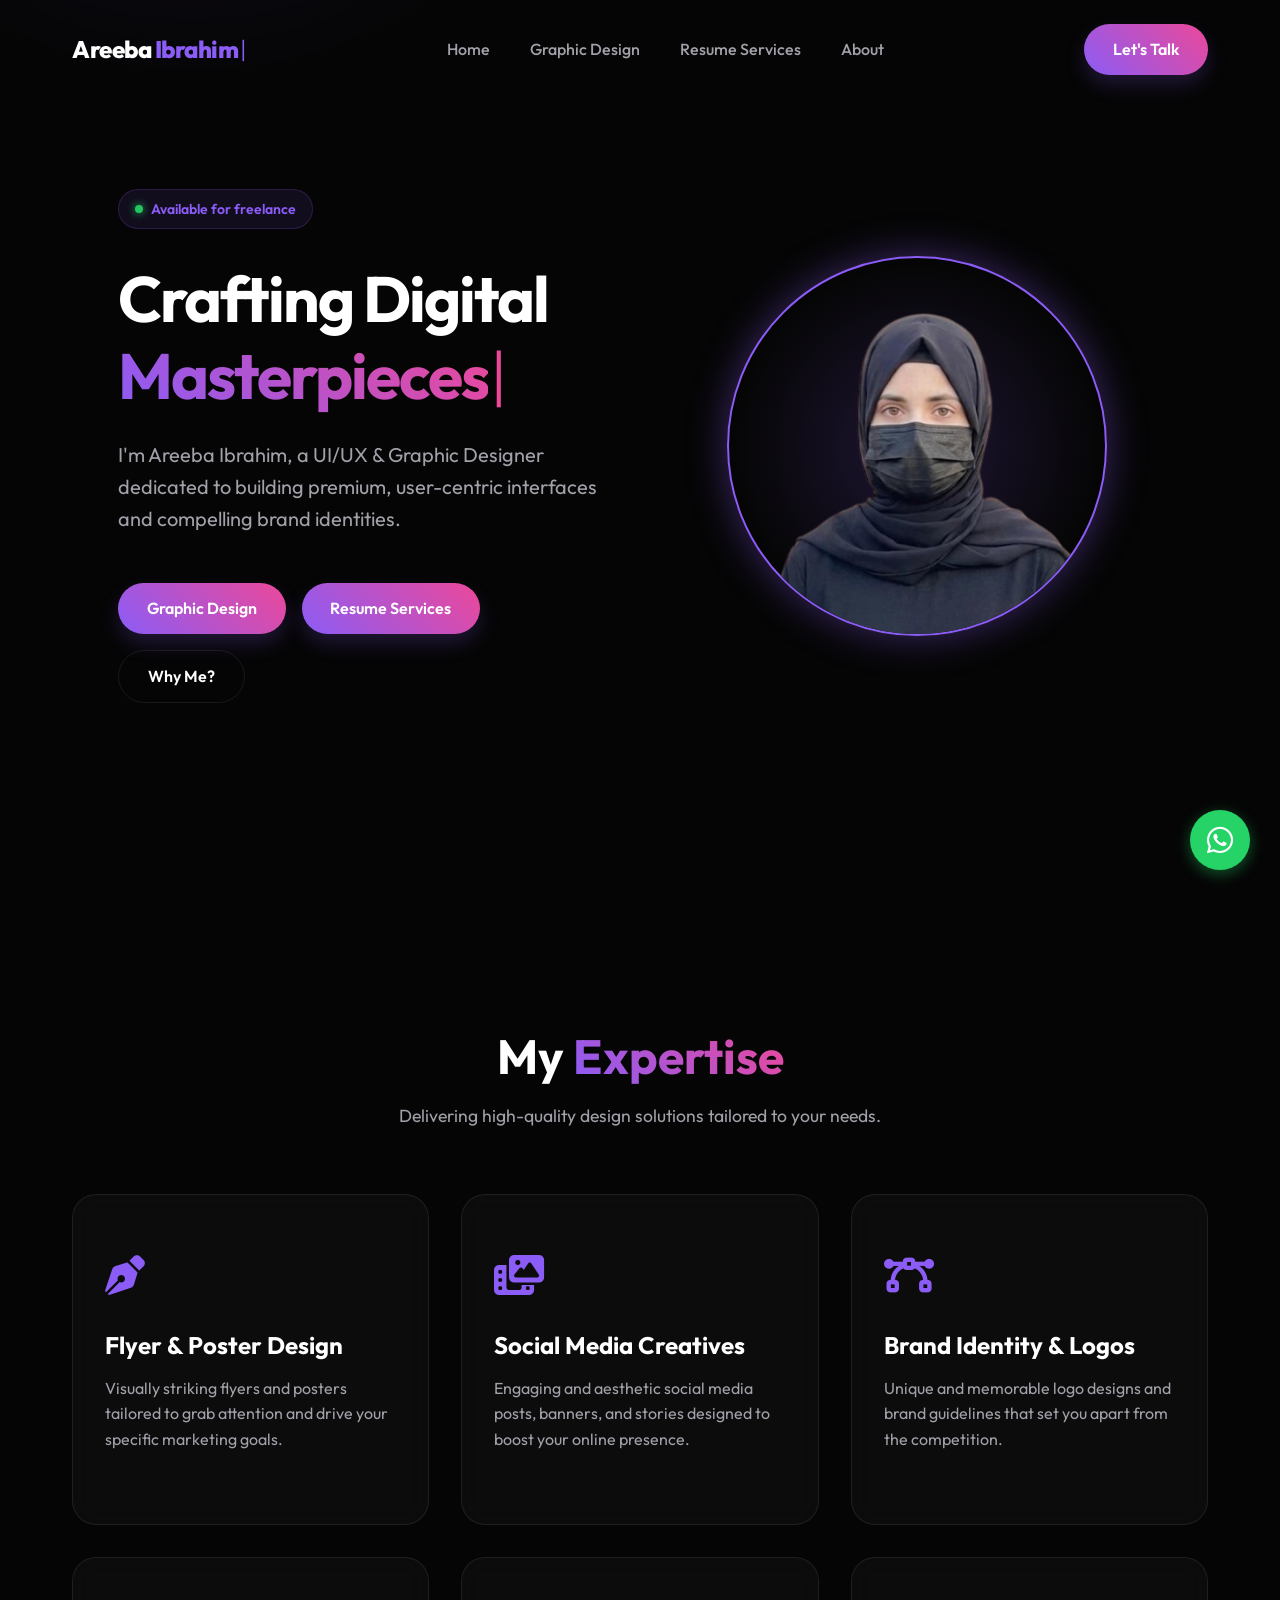
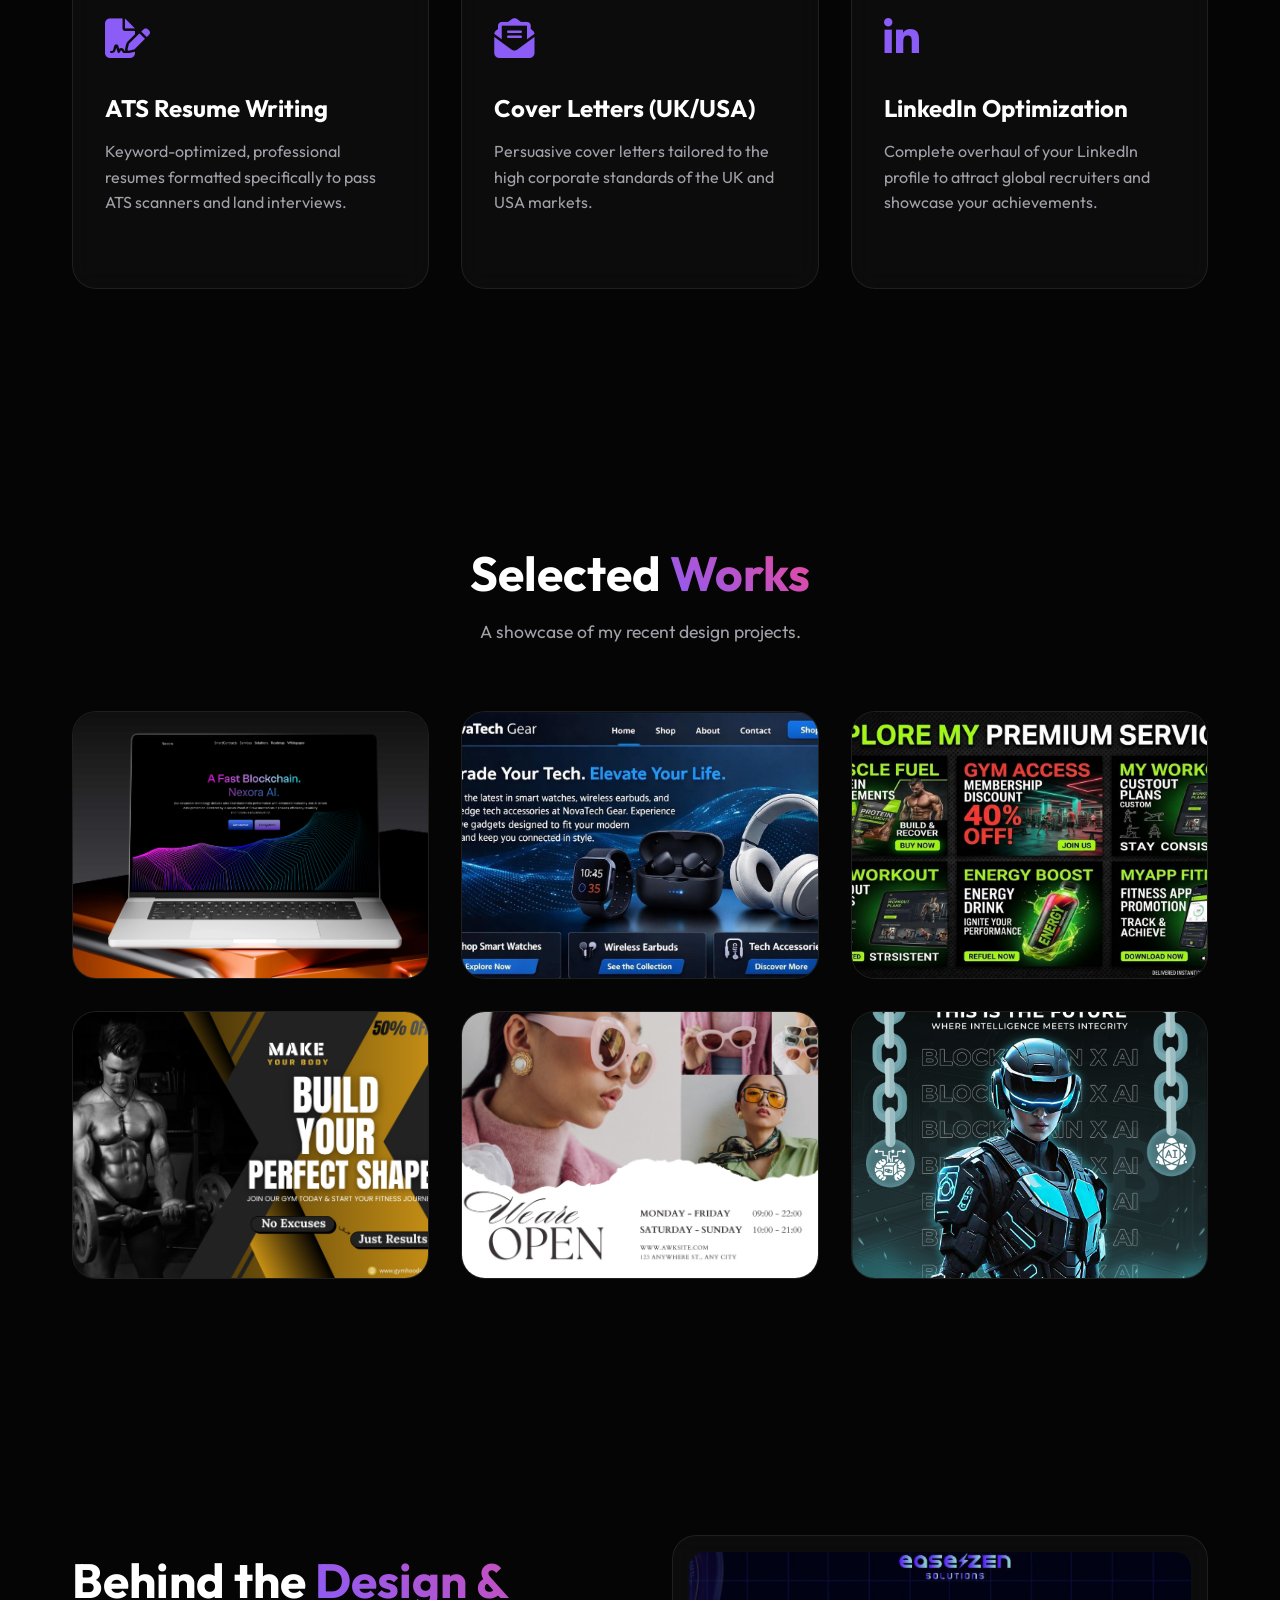
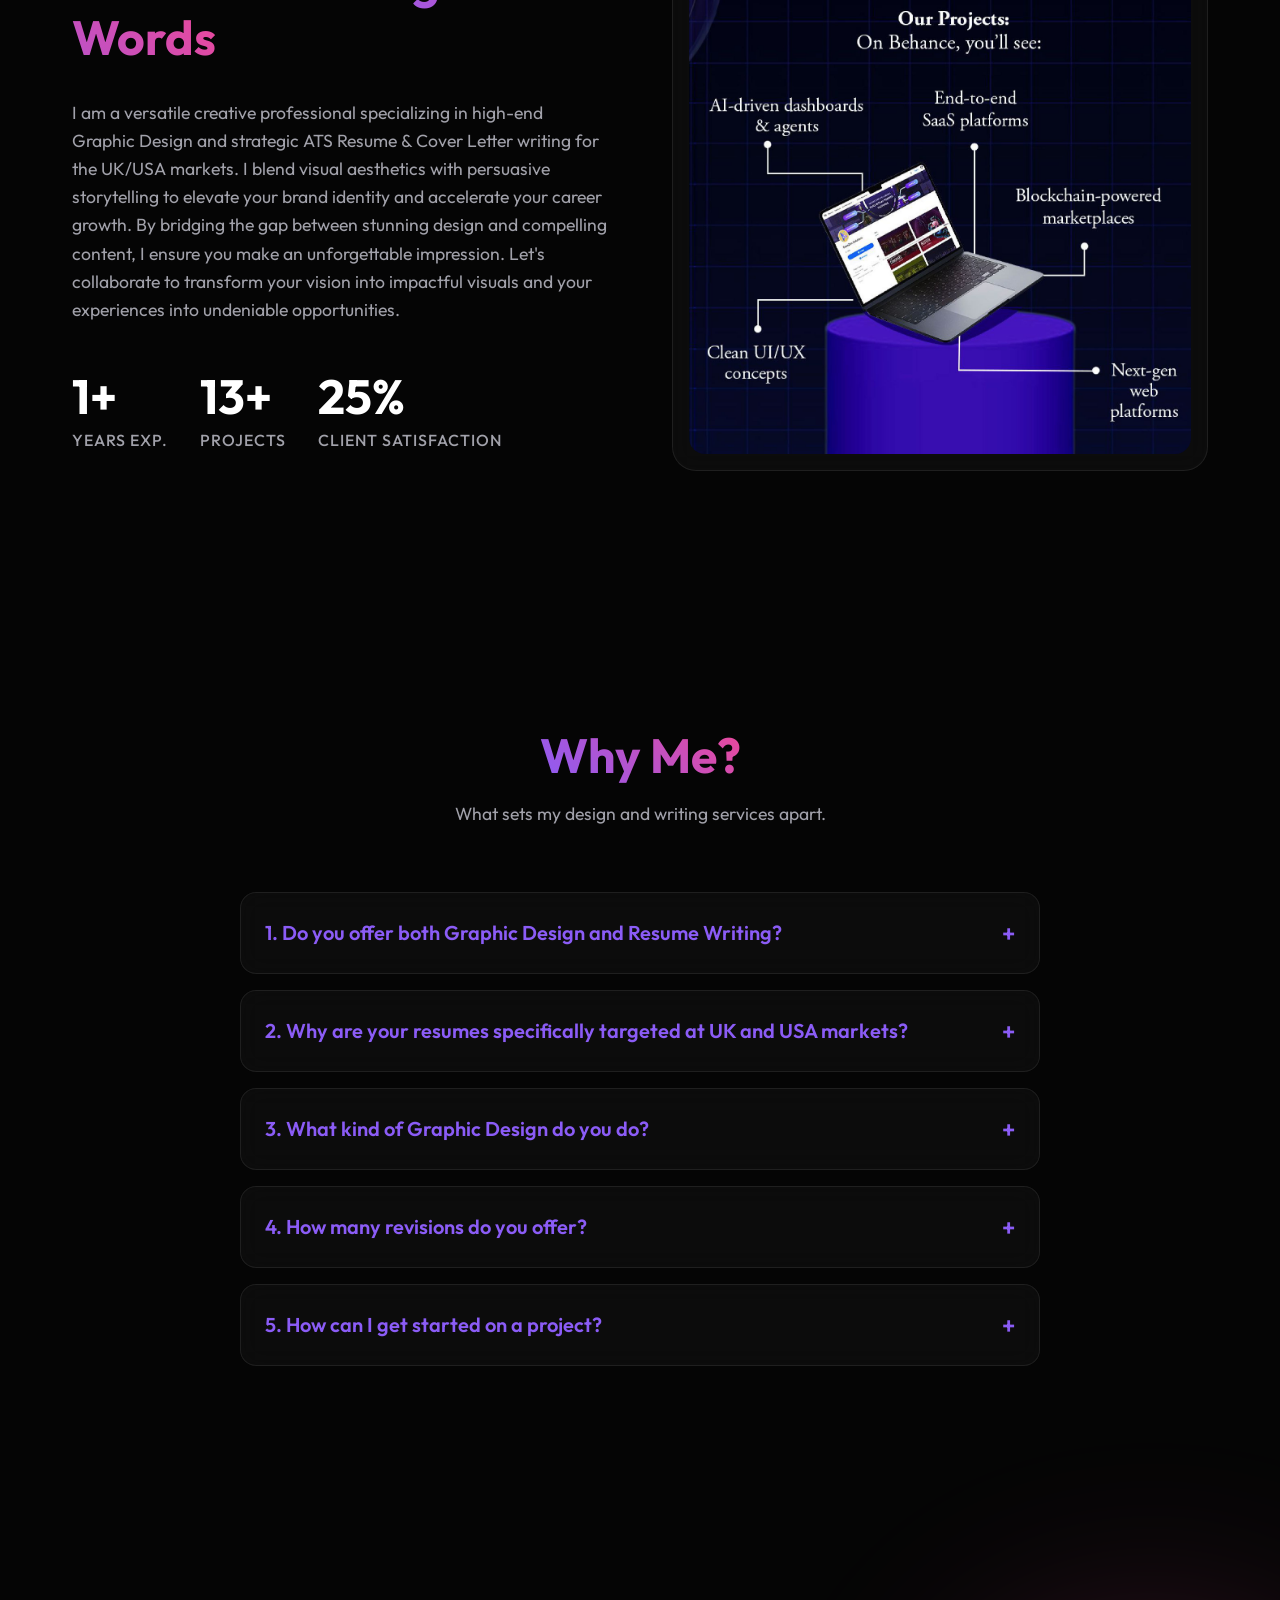
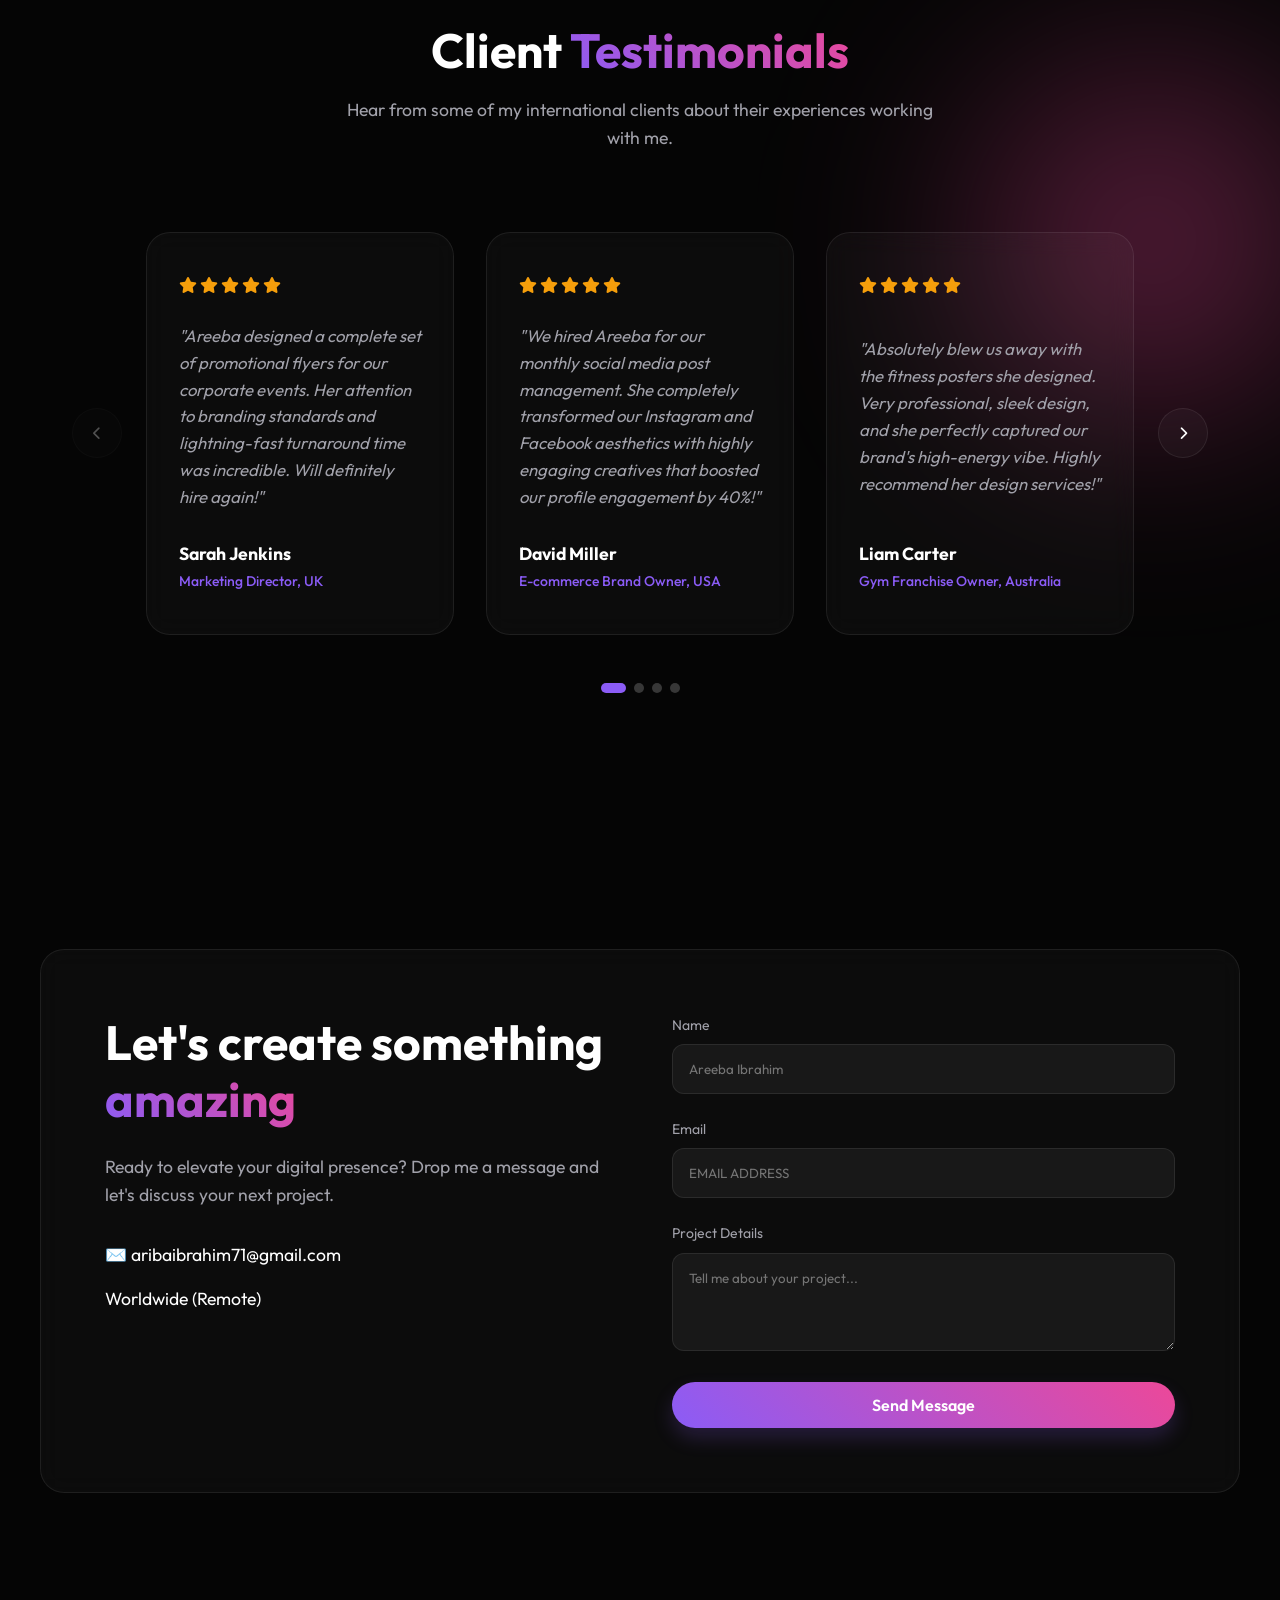
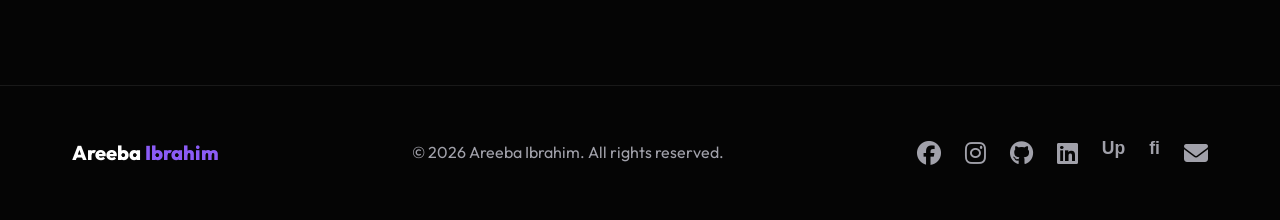
<file: index.html>
<!DOCTYPE html>
<html lang="en">

<head>
    <meta charset="UTF-8">
    <meta name="viewport" content="width=device-width, initial-scale=1.0">
    <title>Areeba Ibrahim | UI/UX & Graphic Designer</title>
    <meta name="description"
        content="Portfolio of Areeba Ibrahim, a passionate UI/UX and Graphic Designer creating premium digital experiences.">
    <link rel="preconnect" href="https://fonts.googleapis.com">
    <link rel="preconnect" href="https://fonts.gstatic.com" crossorigin>
    <link href="https://fonts.googleapis.com/css2?family=Outfit:wght@300;400;500;600;700;800&display=swap"
        rel="stylesheet">
    <link rel="stylesheet" href="https://cdnjs.cloudflare.com/ajax/libs/font-awesome/6.4.0/css/all.min.css">
    <link rel="stylesheet" href="style.css">
</head>

<body>
    <div class="blob blob-1"></div>
    <div class="blob blob-2"></div>

    <nav class="navbar">
        <div class="container nav-container">
            <a href="index.html" class="logo">Areeba <span class="logo-type" id="logoTextType"
                    data-words='["Ibrahim"]'></span></a>
            <ul class="nav-links">
                <li><a href="index.html">Home</a></li>
                <li><a href="portfolio.html">Graphic Design</a></li>
                <li><a href="resume.html">Resume Services</a></li>
                <li><a href="index.html#about">About</a></li>
            </ul>
            <a href="index.html#contact" class="btn btn-primary nav-cta">Let's Talk</a>
            <div class="menu-toggle">
                <span></span>
                <span></span>
                <span></span>
            </div>
        </div>
    </nav>

    <main>
        <section id="home" class="hero">
            <div class="container hero-container">
                <div class="hero-content reveal">
                    <span class="badge"><span class="live-dot"></span> Available for freelance</span>
                    <h1 class="hero-title">Crafting Digital <br> <span class="gradient-text text-type" id="heroTextType"
                            data-words='["Masterpieces", "Experiences", "Identities"]'></span></h1>
                    <p class="hero-subtitle">I'm Areeba Ibrahim, a UI/UX & Graphic Designer dedicated to building
                        premium, user-centric interfaces and compelling brand identities.</p>
                    <div class="hero-actions">
                        <a href="portfolio.html" class="btn btn-primary">Graphic Design</a>
                        <a href="resume.html" class="btn btn-primary">Resume Services</a>
                        <a href="#faq" class="btn btn-secondary">Why Me?</a>
                    </div>
                </div>
                <div class="hero-image reveal" style="transition-delay: 200ms;">
                    <div class="profile-pic-container">
                        <img src="Areeba profile pic.png" alt="Areeba Ibrahim" class="profile-pic">
                    </div>
                </div>
            </div>
        </section>

        <section id="services" class="services">
            <div class="container">
                <div class="section-header reveal">
                    <h2>My <span class="gradient-text">Expertise</span></h2>
                    <p>Delivering high-quality design solutions tailored to your needs.</p>
                </div>

                <div class="services-grid">
                    <!-- Graphic Design Cards -->
                    <div class="service-card glass reveal">
                        <div class="service-icon"><i class="fa-solid fa-pen-nib"></i></div>
                        <h3>Flyer & Poster Design</h3>
                        <p>Visually striking flyers and posters tailored to grab attention and drive your specific
                            marketing goals.</p>
                    </div>
                    <div class="service-card glass reveal" style="transition-delay: 100ms;">
                        <div class="service-icon"><i class="fa-solid fa-photo-film"></i></div>
                        <h3>Social Media Creatives</h3>
                        <p>Engaging and aesthetic social media posts, banners, and stories designed to boost your online
                            presence.</p>
                    </div>
                    <div class="service-card glass reveal" style="transition-delay: 200ms;">
                        <div class="service-icon"><i class="fa-solid fa-bezier-curve"></i></div>
                        <h3>Brand Identity & Logos</h3>
                        <p>Unique and memorable logo designs and brand guidelines that set you apart from the
                            competition.</p>
                    </div>
                    <!-- Resume Writing Cards -->
                    <div class="service-card glass reveal" style="transition-delay: 300ms;">
                        <div class="service-icon"><i class="fa-solid fa-file-signature"></i></div>
                        <h3>ATS Resume Writing</h3>
                        <p>Keyword-optimized, professional resumes formatted specifically to pass ATS scanners and land
                            interviews.</p>
                    </div>
                    <div class="service-card glass reveal" style="transition-delay: 400ms;">
                        <div class="service-icon"><i class="fa-solid fa-envelope-open-text"></i></div>
                        <h3>Cover Letters (UK/USA)</h3>
                        <p>Persuasive cover letters tailored to the high corporate standards of the UK and USA markets.
                        </p>
                    </div>
                    <div class="service-card glass reveal" style="transition-delay: 500ms;">
                        <div class="service-icon"><i class="fa-brands fa-linkedin-in"></i></div>
                        <h3>LinkedIn Optimization</h3>
                        <p>Complete overhaul of your LinkedIn profile to attract global recruiters and showcase your
                            achievements.</p>
                    </div>
                </div>
            </div>
        </section>

        <section id="work" class="work">
            <div class="container">
                <div class="section-header reveal">
                    <h2>Selected <span class="gradient-text">Works</span></h2>
                    <p>A showcase of my recent design projects.</p>
                </div>

                <div class="portfolio-grid">
                    <a href="portfolio.html" class="portfolio-item glass reveal">
                        <div class="portfolio-img" style="background-image: url('mockups1.jpeg');">
                        </div>
                        <div class="portfolio-info">
                            <span class="category">Portfolio</span>
                            <h3>Design</h3>
                        </div>
                    </a>
                    <a href="portfolio.html" class="portfolio-item glass reveal" style="transition-delay: 100ms;">
                        <div class="portfolio-img" style="background-image: url('image 1.jpeg');">
                        </div>
                        <div class="portfolio-info">
                            <span class="category">Portfolio</span>
                            <h3>Design</h3>
                        </div>
                    </a>
                    <a href="portfolio.html" class="portfolio-item glass reveal" style="transition-delay: 200ms;">
                        <div class="portfolio-img" style="background-image: url('image 2.jpeg');">
                        </div>
                        <div class="portfolio-info">
                            <span class="category">Portfolio</span>
                            <h3>Design</h3>
                        </div>
                    </a>
                    <a href="portfolio.html" class="portfolio-item glass reveal" style="transition-delay: 300ms;">
                        <div class="portfolio-img" style="background-image: url('image 5.jpeg');">
                        </div>
                        <div class="portfolio-info">
                            <span class="category">Portfolio</span>
                            <h3>Design</h3>
                        </div>
                    </a>
                    <a href="portfolio.html" class="portfolio-item glass reveal" style="transition-delay: 400ms;">
                        <div class="portfolio-img" style="background-image: url('image 4.jpeg');">
                        </div>
                        <div class="portfolio-info">
                            <span class="category">Portfolio</span>
                            <h3>Design</h3>
                        </div>
                    </a>
                    <a href="portfolio.html" class="portfolio-item glass reveal" style="transition-delay: 500ms;">
                        <div class="portfolio-img" style="background-image: url('Poster Design 1.png');">
                        </div>
                        <div class="portfolio-info">
                            <span class="category">Portfolio</span>
                            <h3>Design</h3>
                        </div>
                    </a>
                </div>
            </div>
        </section>

        <section id="about" class="about">
            <div class="container">
                <div class="about-grid reveal">
                    <div class="about-content">
                        <h2>Behind the <span class="gradient-text">Design & Words</span></h2>
                        <p>I am a versatile creative professional specializing in high-end Graphic Design and strategic
                            ATS Resume & Cover Letter writing for the UK/USA markets. I blend visual aesthetics with
                            persuasive storytelling to elevate your brand identity and accelerate your career growth. By
                            bridging the gap between stunning design and compelling content, I ensure you make an
                            unforgettable impression. Let's collaborate to transform your vision into impactful visuals
                            and your experiences into undeniable opportunities.</p>
                        <div class="stats">
                            <div class="stat-item">
                                <h4><span class="count-up" data-target="3">0</span>+</h4>
                                <span>Years Exp.</span>
                            </div>
                            <div class="stat-item">
                                <h4><span class="count-up" data-target="50">0</span>+</h4>
                                <span>Projects</span>
                            </div>
                            <div class="stat-item">
                                <h4><span class="count-up" data-target="100">0</span>%</h4>
                                <span>Client Satisfaction</span>
                            </div>
                        </div>
                    </div>
                    <div class="about-visual glass">
                        <div class="visual-inner" style="background-image: url('Poster Design 5.jpg');">
                        </div>
                    </div>
                </div>
            </div>
        </section>

        <section id="faq" class="faq">
            <div class="container">
                <div class="section-header reveal">
                    <h2><span class="gradient-text">Why Me?</span></h2>
                    <p>What sets my design and writing services apart.</p>
                </div>
                <div class="faq-grid">
                    <details class="faq-accordion glass reveal">
                        <summary>1. Do you offer both Graphic Design and Resume Writing?</summary>
                        <p>Yes! I have dual expertise. I can create stunning visual designs for your brand and
                            simultaneously craft highly professional, ATS-optimized resumes and cover letters for your
                            career advancement.</p>
                    </details>
                    <details class="faq-accordion glass reveal" style="transition-delay: 100ms;">
                        <summary>2. Why are your resumes specifically targeted at UK and USA markets?</summary>
                        <p>The UK and USA markets have strict corporate standards for resumes (no photos, specific
                            keyword densities, clean formatting). I specialize in these rules so your resume easily
                            passes Applicant Tracking Systems (ATS) in these competitive regions.</p>
                    </details>
                    <details class="faq-accordion glass reveal" style="transition-delay: 200ms;">
                        <summary>3. What kind of Graphic Design do you do?</summary>
                        <p>I specialize in Flyer and Poster design, Social Media Creatives, and complete Brand Identity
                            including logos. My focus is on creating high-end, premium visuals that immediately grab
                            attention.</p>
                    </details>
                    <details class="faq-accordion glass reveal" style="transition-delay: 300ms;">
                        <summary>4. How many revisions do you offer?</summary>
                        <p>Client satisfaction is my number one priority. I offer multiple revisions on both design
                            projects and resume writing until we achieve a 100% perfect result that you are happy with.
                        </p>
                    </details>
                    <details class="faq-accordion glass reveal" style="transition-delay: 400ms;">
                        <summary>5. How can I get started on a project?</summary>
                        <p>Simply click the "Let's Talk" button or use the WhatsApp icon in the bottom right corner to
                            send me a direct message! We can discuss your requirements and timeline immediately.</p>
                    </details>
                </div>
            </div>
        </section>

        <section id="testimonials" class="testimonials">
            <div class="container">
                <div class="section-header reveal">
                    <h2>Client <span class="gradient-text">Testimonials</span></h2>
                    <p>Hear from some of my international clients about their experiences working with me.</p>
                </div>

                <div class="testimonials-slider-container reveal">
                    <button class="slider-btn prev-btn" id="prevBtn" aria-label="Previous Testimonial">
                        <i class="fa-solid fa-chevron-left"></i>
                    </button>

                    <div class="testimonials-slider-wrapper">
                        <div class="testimonials-slider" id="testimonialsSlider">
                            <div class="testimonial-card glass">
                                <div class="testimonial-stars">
                                    <i class="fa-solid fa-star"></i>
                                    <i class="fa-solid fa-star"></i>
                                    <i class="fa-solid fa-star"></i>
                                    <i class="fa-solid fa-star"></i>
                                    <i class="fa-solid fa-star"></i>
                                </div>
                                <p class="testimonial-text">"Areeba designed a complete set of promotional flyers for
                                    our corporate events. Her attention to branding standards and lightning-fast
                                    turnaround time was incredible. Will definitely hire again!"</p>
                                <div class="testimonial-client">
                                    <div class="client-info">
                                        <h4>Sarah Jenkins</h4>
                                        <span>Marketing Director, UK</span>
                                    </div>
                                </div>
                            </div>

                            <div class="testimonial-card glass">
                                <div class="testimonial-stars">
                                    <i class="fa-solid fa-star"></i>
                                    <i class="fa-solid fa-star"></i>
                                    <i class="fa-solid fa-star"></i>
                                    <i class="fa-solid fa-star"></i>
                                    <i class="fa-solid fa-star"></i>
                                </div>
                                <p class="testimonial-text">"We hired Areeba for our monthly social media post
                                    management. She completely transformed our Instagram and Facebook aesthetics with
                                    highly engaging creatives that boosted our profile engagement by 40%!"</p>
                                <div class="testimonial-client">
                                    <div class="client-info">
                                        <h4>David Miller</h4>
                                        <span>E-commerce Brand Owner, USA</span>
                                    </div>
                                </div>
                            </div>

                            <div class="testimonial-card glass">
                                <div class="testimonial-stars">
                                    <i class="fa-solid fa-star"></i>
                                    <i class="fa-solid fa-star"></i>
                                    <i class="fa-solid fa-star"></i>
                                    <i class="fa-solid fa-star"></i>
                                    <i class="fa-solid fa-star"></i>
                                </div>
                                <p class="testimonial-text">"Absolutely blew us away with the fitness posters she
                                    designed. Very professional, sleek design, and she perfectly captured our brand's
                                    high-energy vibe. Highly recommend her design services!"</p>
                                <div class="testimonial-client">
                                    <div class="client-info">
                                        <h4>Liam Carter</h4>
                                        <span>Gym Franchise Owner, Australia</span>
                                    </div>
                                </div>
                            </div>

                            <div class="testimonial-card glass">
                                <div class="testimonial-stars">
                                    <i class="fa-solid fa-star"></i>
                                    <i class="fa-solid fa-star"></i>
                                    <i class="fa-solid fa-star"></i>
                                    <i class="fa-solid fa-star"></i>
                                    <i class="fa-solid fa-star"></i>
                                </div>
                                <p class="testimonial-text">"Areeba helped us launch our new brand identity, starting
                                    with gorgeous social media templates and flyers. Her work is clean, minimalist, and
                                    extremely high-converting. An absolute pleasure to work with!"</p>
                                <div class="testimonial-client">
                                    <div class="client-info">
                                        <h4>Elena Rostova</h4>
                                        <span>Startup Founder, UAE</span>
                                    </div>
                                </div>
                            </div>

                            <div class="testimonial-card glass">
                                <div class="testimonial-stars">
                                    <i class="fa-solid fa-star"></i>
                                    <i class="fa-solid fa-star"></i>
                                    <i class="fa-solid fa-star"></i>
                                    <i class="fa-solid fa-star"></i>
                                    <i class="fa-solid fa-star"></i>
                                </div>
                                <p class="testimonial-text">"Areeba designed our monthly property flyers and listing
                                    templates. Her designs are super clean and modern, helping our listings stand out in
                                    a competitive market!"</p>
                                <div class="testimonial-client">
                                    <div class="client-info">
                                        <h4>James Harrison</h4>
                                        <span>Real Estate Broker, Canada</span>
                                    </div>
                                </div>
                            </div>

                            <div class="testimonial-card glass">
                                <div class="testimonial-stars">
                                    <i class="fa-solid fa-star"></i>
                                    <i class="fa-solid fa-star"></i>
                                    <i class="fa-solid fa-star"></i>
                                    <i class="fa-solid fa-star"></i>
                                    <i class="fa-solid fa-star"></i>
                                </div>
                                <p class="testimonial-text">"Absolutely stellar social media creatives! She managed our
                                    food brand's monthly posts, and the cohesive feed aesthetic she developed got us
                                    amazing customer feedback."</p>
                                <div class="testimonial-client">
                                    <div class="client-info">
                                        <h4>Sophia Lin</h4>
                                        <span>F&B Marketing Manager, Singapore</span>
                                    </div>
                                </div>
                            </div>
                        </div>
                    </div>

                    <button class="slider-btn next-btn" id="nextBtn" aria-label="Next Testimonial">
                        <i class="fa-solid fa-chevron-right"></i>
                    </button>
                </div>

                <div class="slider-dots" id="sliderDots"></div>
            </div>
        </section>

        <section id="contact" class="contact">
            <div class="container contact-container glass reveal">
                <div class="contact-info">
                    <h2>Let's create something <span class="gradient-text">amazing</span></h2>
                    <p>Ready to elevate your digital presence? Drop me a message and let's discuss your next project.
                    </p>
                    <div class="contact-details">
                        <p>✉️ <a href="mailto:aribaibrahim71@gmail.com">aribaibrahim71@gmail.com</a></p>
                        <p> Worldwide (Remote)</p>
                    </div>
                </div>
                <form class="contact-form" id="contactForm">
                    <div class="form-group">
                        <label for="name">Name</label>
                        <input type="text" id="name" placeholder="Areeba Ibrahim" required>
                    </div>
                    <div class="form-group">
                        <label for="email">Email</label>
                        <input type="email" id="email" placeholder="EMAIL ADDRESS" required>
                    </div>
                    <div class="form-group">
                        <label for="message">Project Details</label>
                        <textarea id="message" rows="4" placeholder="Tell me about your project..." required></textarea>
                    </div>
                    <button type="submit" class="btn btn-primary w-100">Send Message</button>
                </form>
            </div>
        </section>
    </main>
    <footer>
        <div class="container footer-container">
            <div class="footer-logo">Areeba <span>Ibrahim</span></div>
            <p>&copy; 2026 Areeba Ibrahim. All rights reserved.</p>
            <div class="social-links">
                <a href="https://www.facebook.com/share/18To2o1bDG/?mibextid=wwXIfr" target="_blank" title="Facebook"><i
                        class="fa-brands fa-facebook"></i></a>
                <a href="https://www.instagram.com/areebafaiz_71?igsh=bWI3NHIzanN3ZGx4&utm_source=qr" target="_blank"
                    title="Instagram"><i class="fa-brands fa-instagram"></i></a>
                <a href="https://github.com/aribafaiz71" target="_blank" title="GitHub"><i
                        class="fa-brands fa-github"></i></a>
                <a href="https://www.linkedin.com/in/areebafaiz71" target="_blank" title="LinkedIn"><i
                        class="fa-brands fa-linkedin"></i></a>
                <a href="https://www.upwork.com/freelancers/~01b88f5b59e16fe8bf?mp_source=share" target="_blank"
                    title="Upwork" style="font-weight:bold; font-size: 1.1rem; font-family: sans-serif;">Up</a>
                <a href="https://www.fiverr.com/s/aklmRDW" target="_blank" title="Fiverr"
                    style="font-weight:bold; font-size: 1.1rem; font-family: sans-serif;">fi</a>
                <a href="mailto:aribaibrahim71@gmail.com" title="Email"><i class="fa-solid fa-envelope"></i></a>
            </div>
        </div>
    </footer>

    <!-- WhatsApp Floating Button -->
    <a href="https://wa.me/923408111890" class="whatsapp-float" target="_blank" title="Chat with me on WhatsApp">
        <i class="fa-brands fa-whatsapp"></i>
    </a>

    <script src="script.js"></script>
</body>

</html>
</file>
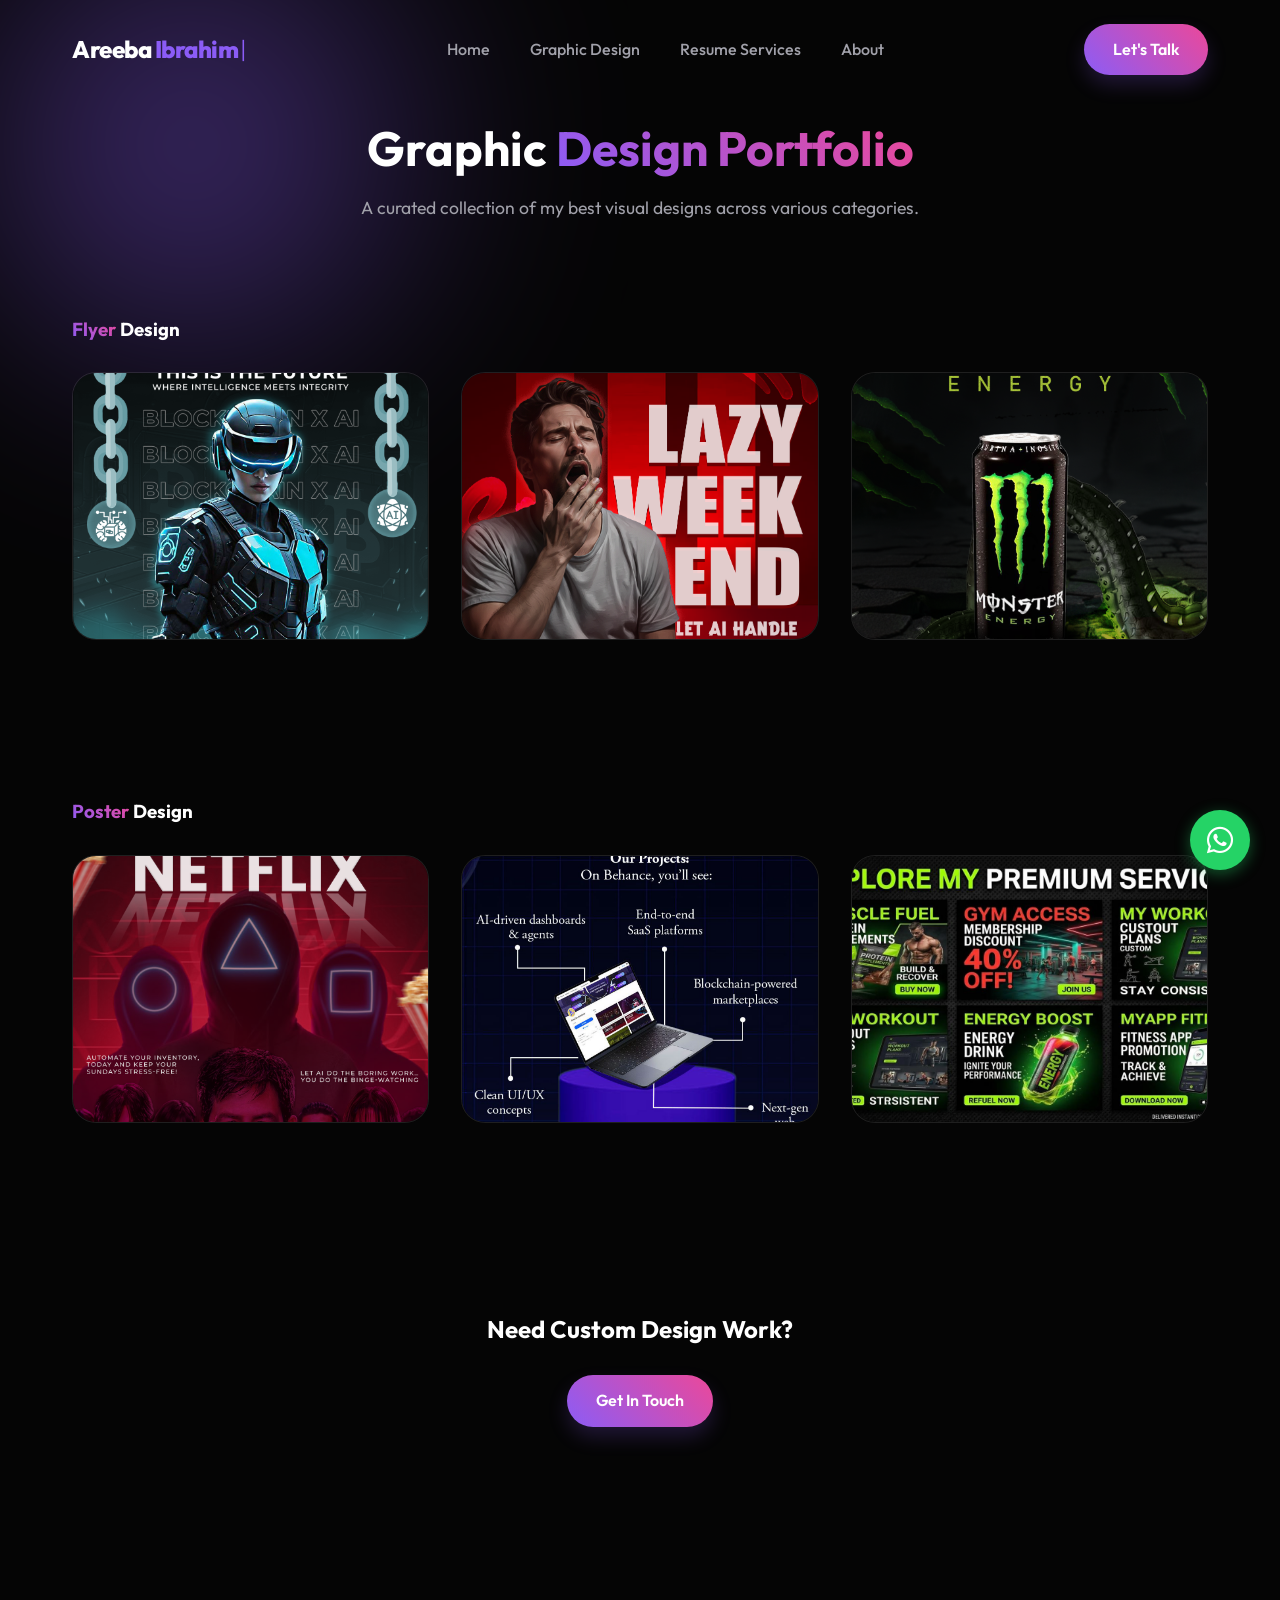
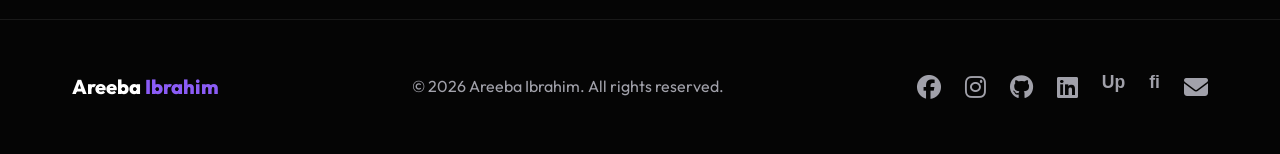
<file: portfolio.html>
<!DOCTYPE html>
<html lang="en">

<head>
    <meta charset="UTF-8">
    <meta name="viewport" content="width=device-width, initial-scale=1.0">
    <title>Graphic Design Portfolio | Areeba Ibrahim</title>
    <link rel="preconnect" href="https://fonts.googleapis.com">
    <link rel="preconnect" href="https://fonts.gstatic.com" crossorigin>
    <link href="https://fonts.googleapis.com/css2?family=Outfit:wght@300;400;500;600;700;800&display=swap"
        rel="stylesheet">
    <link rel="stylesheet" href="https://cdnjs.cloudflare.com/ajax/libs/font-awesome/6.4.0/css/all.min.css">
    <link rel="stylesheet" href="style.css">
</head>

<body>
    <div class="blob blob-1"></div>

    <nav class="navbar">
        <div class="container nav-container">
            <a href="index.html" class="logo">Areeba <span class="logo-type" id="logoTextType" data-words='["Ibrahim"]'></span></a>
            <ul class="nav-links">
                <li><a href="index.html">Home</a></li>
                <li><a href="portfolio.html">Graphic Design</a></li>
                <li><a href="resume.html">Resume Services</a></li>
                <li><a href="index.html#about">About</a></li>
            </ul>
            <a href="index.html#contact" class="btn btn-primary nav-cta">Let's Talk</a>
            <div class="menu-toggle">
                <span></span>
                <span></span>
                <span></span>
            </div>
        </div>
    </nav>

    <main style="padding-top: 120px;">
        <div class="container">
            <div class="section-header reveal">
                <h2>Graphic <span class="gradient-text">Design Portfolio</span></h2>
                <p>A curated collection of my best visual designs across various categories.</p>
            </div>
        </div>

        <section class="work" style="padding-top: 2rem;">
            <div class="container">
                <div class="section-header reveal" style="text-align: left; margin-bottom: 2rem;">
                    <h3><span class="gradient-text">Flyer</span> Design</h3>
                </div>
                <div class="portfolio-grid">
                    <div class="portfolio-item glass reveal">
                        <div class="portfolio-img" style="background-image: url('Poster Design 1.png');"></div>
                        <div class="portfolio-info">
                            <span class="category">Portfolio</span>
                            <h3>Design</h3>
                        </div>
                    </div>
                    <div class="portfolio-item glass reveal" style="transition-delay: 100ms;">
                        <div class="portfolio-img" style="background-image: url('Poster Design 2.png');"></div>
                        <div class="portfolio-info">
                            <span class="category">Portfolio</span>
                            <h3>Design</h3>
                        </div>
                    </div>
                    <div class="portfolio-item glass reveal" style="transition-delay: 200ms;">
                        <div class="portfolio-img" style="background-image: url('Poster Design 3.png');"></div>
                        <div class="portfolio-info">
                            <span class="category">Portfolio</span>
                            <h3>Design</h3>
                        </div>
                    </div>
                </div>
            </div>
        </section>

        <section class="work" style="padding-top: 2rem;">
            <div class="container">
                <div class="section-header reveal" style="text-align: left; margin-bottom: 2rem;">
                    <h3><span class="gradient-text">Poster</span> Design</h3>
                </div>
                <div class="portfolio-grid">
                    <div class="portfolio-item glass reveal">
                        <div class="portfolio-img" style="background-image: url('Poster Design 4.png');"></div>
                        <div class="portfolio-info">
                            <span class="category">Portfolio</span>
                            <h3>Design</h3>
                        </div>
                    </div>
                    <div class="portfolio-item glass reveal" style="transition-delay: 100ms;">
                        <div class="portfolio-img" style="background-image: url('Poster Design 5.png');"></div>
                        <div class="portfolio-info">
                            <span class="category">Portfolio</span>
                            <h3>Design</h3>
                        </div>
                    </div>
                    <div class="portfolio-item glass reveal" style="transition-delay: 200ms;">
                        <div class="portfolio-img" style="background-image: url('image 2.jpeg');"></div>
                        <div class="portfolio-info">
                            <span class="category">Portfolio</span>
                            <h3>Design</h3>
                        </div>
                    </div>
                </div>
            </div>
        </section>

        <section class="contact" style="padding-top: 4rem;">
            <div class="container" style="text-align: center;">
                <h2 class="reveal">Need Custom Design Work?</h2>
                <a href="index.html#contact" class="btn btn-primary reveal" style="margin-top: 2rem;">Get In Touch</a>
            </div>
        </section>
    </main>

    <footer>
        <div class="container footer-container">
            <div class="footer-logo">Areeba <span>Ibrahim</span></div>
            <p>&copy; 2026 Areeba Ibrahim. All rights reserved.</p>
            <div class="social-links">
                <a href="https://www.facebook.com/share/18To2o1bDG/?mibextid=wwXIfr" target="_blank" title="Facebook"><i
                        class="fa-brands fa-facebook"></i></a>
                <a href="https://www.instagram.com/areebafaiz_71?igsh=bWI3NHIzanN3ZGx4&utm_source=qr" target="_blank"
                    title="Instagram"><i class="fa-brands fa-instagram"></i></a>
                <a href="https://github.com/aribafaiz71" target="_blank" title="GitHub"><i
                        class="fa-brands fa-github"></i></a>
                <a href="https://www.linkedin.com/in/areebafaiz71" target="_blank" title="LinkedIn"><i
                        class="fa-brands fa-linkedin"></i></a>
                <a href="https://www.upwork.com/freelancers/~01b88f5b59e16fe8bf?mp_source=share" target="_blank"
                    title="Upwork" style="font-weight:bold; font-size: 1.1rem; font-family: sans-serif;">Up</a>
                <a href="https://www.fiverr.com/s/aklmRDW" target="_blank" title="Fiverr"
                    style="font-weight:bold; font-size: 1.1rem; font-family: sans-serif;">fi</a>
                <a href="mailto:aribaibrahim71@gmail.com" title="Email"><i class="fa-solid fa-envelope"></i></a>
            </div>
        </div>
    </footer>

    <!-- WhatsApp Floating Button -->
    <a href="https://wa.me/923408111890" class="whatsapp-float" target="_blank" title="Chat with me on WhatsApp">
        <i class="fa-brands fa-whatsapp"></i>
    </a>

    <script src="script.js"></script>
</body>

</html>
</file>
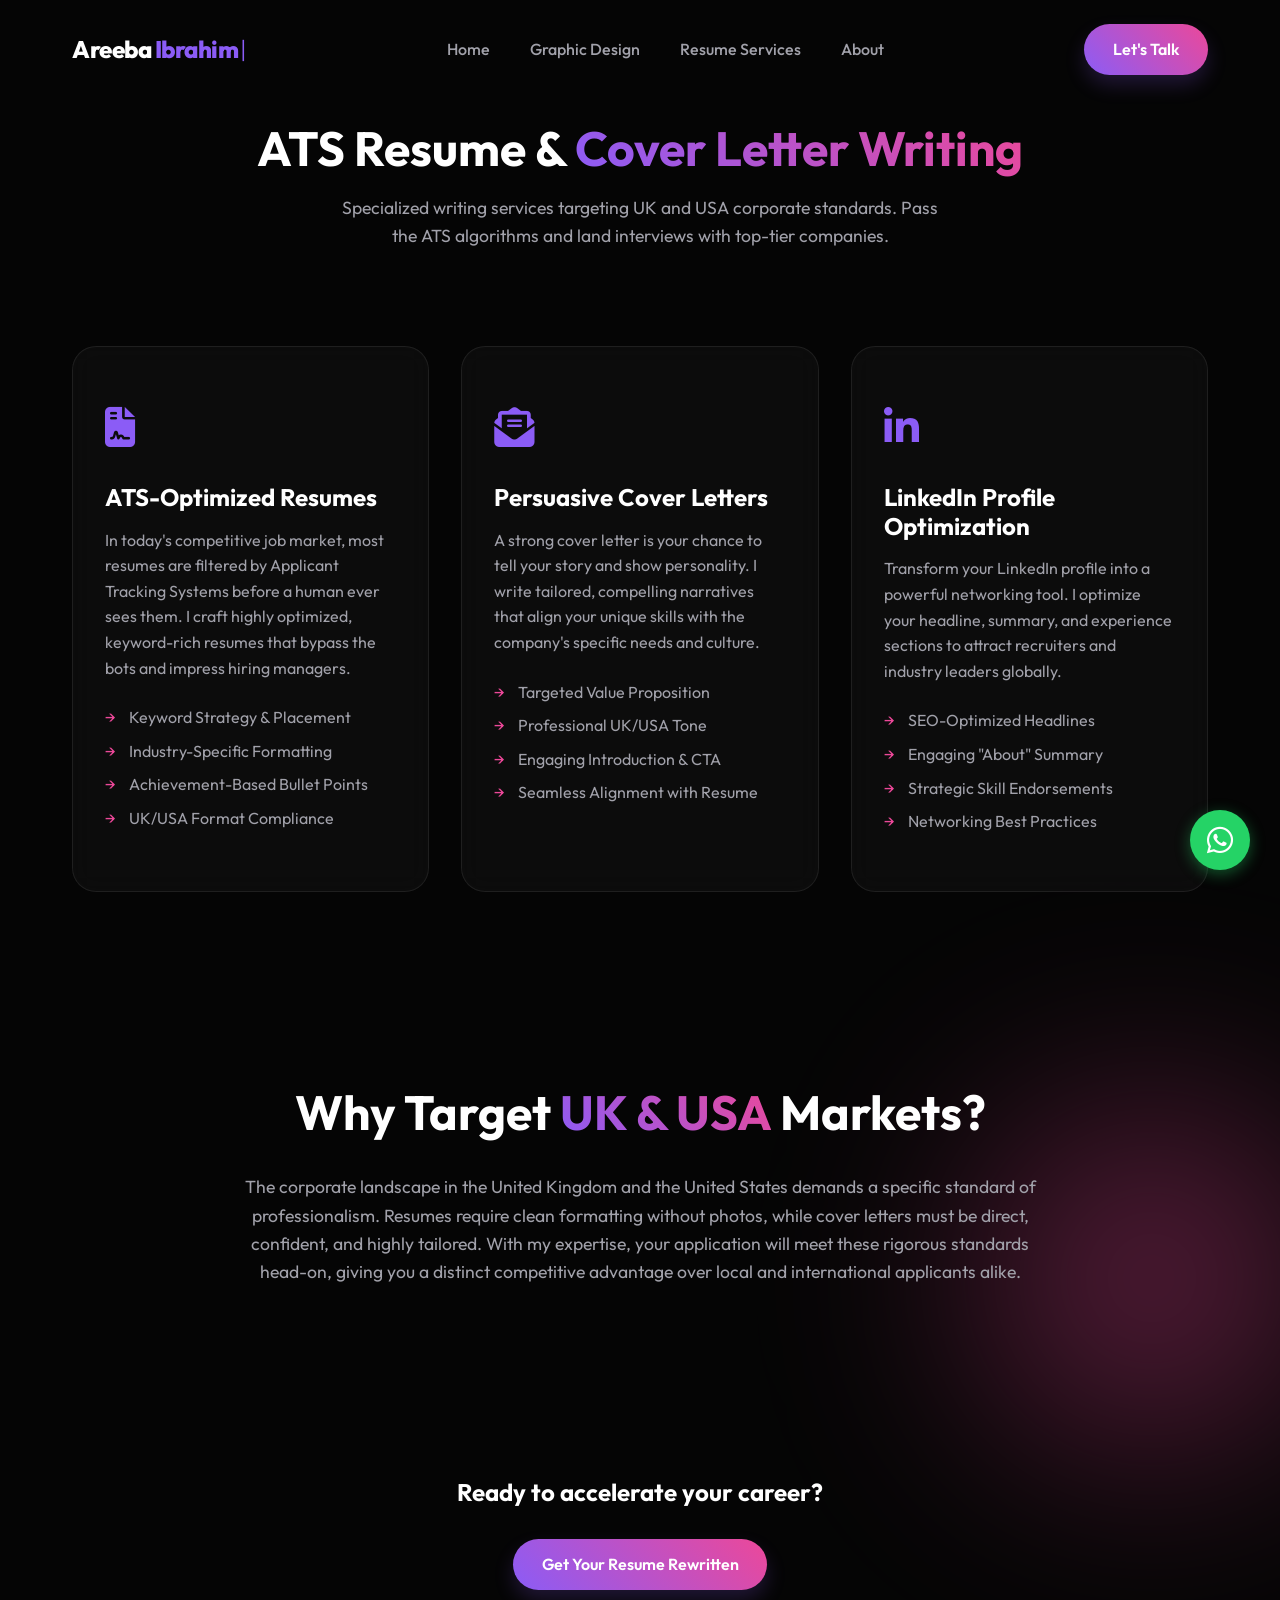
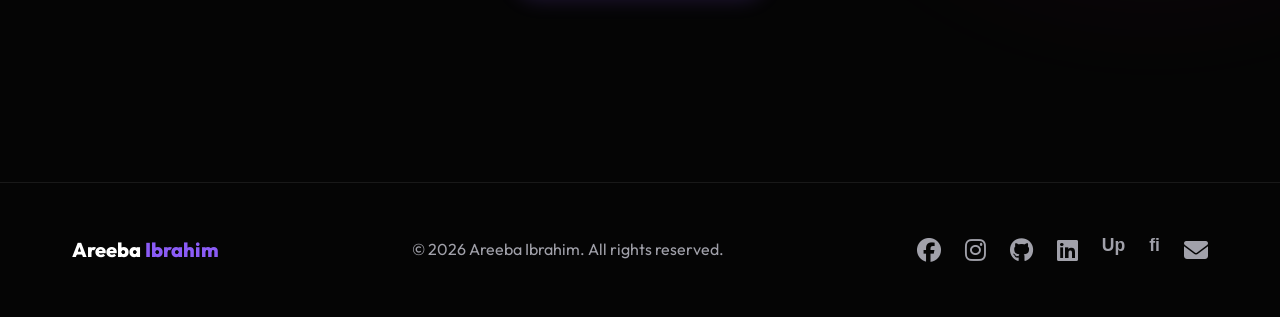
<file: resume.html>
<!DOCTYPE html>
<html lang="en">
<head>
    <meta charset="UTF-8">
    <meta name="viewport" content="width=device-width, initial-scale=1.0">
    <title>Resume & Cover Letter Services | Areeba Ibrahim</title>
    <link rel="preconnect" href="https://fonts.googleapis.com">
    <link rel="preconnect" href="https://fonts.gstatic.com" crossorigin>
    <link href="https://fonts.googleapis.com/css2?family=Outfit:wght@300;400;500;600;700;800&display=swap" rel="stylesheet">
    <link rel="stylesheet" href="https://cdnjs.cloudflare.com/ajax/libs/font-awesome/6.4.0/css/all.min.css">
    <link rel="stylesheet" href="style.css">
</head>
<body>
    <div class="blob blob-2"></div>

    <nav class="navbar">
        <div class="container nav-container">
            <a href="index.html" class="logo">Areeba <span class="logo-type" id="logoTextType" data-words='["Ibrahim"]'></span></a>
            <ul class="nav-links">
                <li><a href="index.html">Home</a></li>
                <li><a href="portfolio.html">Graphic Design</a></li>
                <li><a href="resume.html">Resume Services</a></li>
                <li><a href="index.html#about">About</a></li>
            </ul>
            <a href="index.html#contact" class="btn btn-primary nav-cta">Let's Talk</a>
            <div class="menu-toggle">
                <span></span>
                <span></span>
                <span></span>
            </div>
        </div>
    </nav>

    <main style="padding-top: 120px;">
        <div class="container">
            <div class="section-header reveal">
                <h2>ATS Resume & <span class="gradient-text">Cover Letter Writing</span></h2>
                <p>Specialized writing services targeting UK and USA corporate standards. Pass the ATS algorithms and land interviews with top-tier companies.</p>
            </div>
        </div>

        <section class="services" style="padding-top: 2rem;">
            <div class="container">
                <div class="services-grid">
                    <div class="service-card glass reveal">
                        <div class="service-icon"><i class="fa-solid fa-file-contract"></i></div>
                        <h3>ATS-Optimized Resumes</h3>
                        <p>In today's competitive job market, most resumes are filtered by Applicant Tracking Systems before a human ever sees them. I craft highly optimized, keyword-rich resumes that bypass the bots and impress hiring managers.</p>
                        <ul class="service-list">
                            <li>Keyword Strategy & Placement</li>
                            <li>Industry-Specific Formatting</li>
                            <li>Achievement-Based Bullet Points</li>
                            <li>UK/USA Format Compliance</li>
                        </ul>
                    </div>
                    
                    <div class="service-card glass reveal" style="transition-delay: 100ms;">
                        <div class="service-icon"><i class="fa-solid fa-envelope-open-text"></i></div>
                        <h3>Persuasive Cover Letters</h3>
                        <p>A strong cover letter is your chance to tell your story and show personality. I write tailored, compelling narratives that align your unique skills with the company's specific needs and culture.</p>
                        <ul class="service-list">
                            <li>Targeted Value Proposition</li>
                            <li>Professional UK/USA Tone</li>
                            <li>Engaging Introduction & CTA</li>
                            <li>Seamless Alignment with Resume</li>
                        </ul>
                    </div>

                    <div class="service-card glass reveal" style="transition-delay: 200ms;">
                        <div class="service-icon"><i class="fa-brands fa-linkedin-in"></i></div>
                        <h3>LinkedIn Profile Optimization</h3>
                        <p>Transform your LinkedIn profile into a powerful networking tool. I optimize your headline, summary, and experience sections to attract recruiters and industry leaders globally.</p>
                        <ul class="service-list">
                            <li>SEO-Optimized Headlines</li>
                            <li>Engaging "About" Summary</li>
                            <li>Strategic Skill Endorsements</li>
                            <li>Networking Best Practices</li>
                        </ul>
                    </div>
                </div>
            </div>
        </section>

        <section class="about" style="padding-top: 4rem;">
            <div class="container">
                <div class="about-grid reveal" style="grid-template-columns: 1fr; text-align: center;">
                    <div class="about-content">
                        <h2>Why Target <span class="gradient-text">UK & USA</span> Markets?</h2>
                        <p style="max-width: 800px; margin: 0 auto;">The corporate landscape in the United Kingdom and the United States demands a specific standard of professionalism. Resumes require clean formatting without photos, while cover letters must be direct, confident, and highly tailored. With my expertise, your application will meet these rigorous standards head-on, giving you a distinct competitive advantage over local and international applicants alike.</p>
                    </div>
                </div>
            </div>
        </section>

        <section class="contact" style="padding-top: 4rem;">
            <div class="container" style="text-align: center;">
                <h2 class="reveal">Ready to accelerate your career?</h2>
                <a href="index.html#contact" class="btn btn-primary reveal" style="margin-top: 2rem;">Get Your Resume Rewritten</a>
            </div>
        </section>
    </main>

    <footer>
        <div class="container footer-container">
            <div class="footer-logo">Areeba <span>Ibrahim</span></div>
            <p>&copy; 2026 Areeba Ibrahim. All rights reserved.</p>
            <div class="social-links">
                <a href="https://www.facebook.com/share/18To2o1bDG/?mibextid=wwXIfr" target="_blank" title="Facebook"><i class="fa-brands fa-facebook"></i></a>
                <a href="https://www.instagram.com/areebafaiz_71?igsh=bWI3NHIzanN3ZGx4&utm_source=qr" target="_blank" title="Instagram"><i class="fa-brands fa-instagram"></i></a>
                <a href="https://github.com/aribafaiz71" target="_blank" title="GitHub"><i class="fa-brands fa-github"></i></a>
                <a href="https://www.linkedin.com/in/areebafaiz71" target="_blank" title="LinkedIn"><i class="fa-brands fa-linkedin"></i></a>
                <a href="https://www.upwork.com/freelancers/~01b88f5b59e16fe8bf?mp_source=share" target="_blank" title="Upwork" style="font-weight:bold; font-size: 1.1rem; font-family: sans-serif;">Up</a>
                <a href="https://www.fiverr.com/s/aklmRDW" target="_blank" title="Fiverr" style="font-weight:bold; font-size: 1.1rem; font-family: sans-serif;">fi</a>
                <a href="mailto:aribaibrahim71@gmail.com" title="Email"><i class="fa-solid fa-envelope"></i></a>
            </div>
        </div>
    </footer>

    <!-- WhatsApp Floating Button -->
    <a href="https://wa.me/923408111890" class="whatsapp-float" target="_blank" title="Chat with me on WhatsApp">
        <i class="fa-brands fa-whatsapp"></i>
    </a>

    <script src="script.js"></script>
</body>
</html>
</file>
<file: style.css>
:root {
    --bg-color: #050505;
    --surface-color: rgba(255, 255, 255, 0.03);
    --border-color: rgba(255, 255, 255, 0.08);
    --text-primary: #ffffff;
    --text-secondary: #a1a1aa;
    --accent-1: #8b5cf6;
    --accent-2: #ec4899;
    --font-main: 'Outfit', sans-serif;
}

* {
    margin: 0;
    padding: 0;
    box-sizing: border-box;
}

html {
    scroll-behavior: smooth;
    overflow-x: hidden;
}

body {
    font-family: var(--font-main);
    background-color: var(--bg-color);
    color: var(--text-primary);
    line-height: 1.6;
    overflow-x: hidden;
    position: relative;
}

/* Background Blobs */
.blob {
    position: absolute;
    border-radius: 50%;
    filter: blur(100px);
    z-index: -1;
    opacity: 0.5;
    animation: float 10s infinite alternate ease-in-out;
}

.blob-1 {
    top: -10%;
    left: -10%;
    width: 50vw;
    height: 50vw;
    background: radial-gradient(circle, var(--accent-1), transparent 70%);
}

.blob-2 {
    bottom: 20%;
    right: -10%;
    width: 40vw;
    height: 40vw;
    background: radial-gradient(circle, var(--accent-2), transparent 70%);
    animation-delay: -5s;
}

@keyframes float {
    0% {
        transform: translate(0, 0) scale(1);
    }

    100% {
        transform: translate(50px, 50px) scale(1.1);
    }
}

/* Typography & Utils */
h1,
h2,
h3,
h4 {
    font-weight: 700;
    line-height: 1.2;
}

.gradient-text {
    background: linear-gradient(45deg, var(--accent-1), var(--accent-2));
    -webkit-background-clip: text;
    -webkit-text-fill-color: transparent;
}

.container {
    max-width: 1200px;
    margin: 0 auto;
    padding: 0 2rem;
}

.glass {
    background: var(--surface-color);
    backdrop-filter: blur(12px);
    -webkit-backdrop-filter: blur(12px);
    border: 1px solid var(--border-color);
    border-radius: 24px;
}

.btn {
    display: inline-block;
    padding: 0.8rem 1.8rem;
    border-radius: 50px;
    font-weight: 600;
    text-decoration: none;
    transition: transform 0.4s cubic-bezier(0.16, 1, 0.3, 1),
        box-shadow 0.4s cubic-bezier(0.16, 1, 0.3, 1),
        background 0.4s ease,
        border-color 0.4s ease;
    cursor: pointer;
    border: none;
    font-family: var(--font-main);
    font-size: 1rem;
    white-space: nowrap;
}

.btn-primary {
    background: linear-gradient(45deg, var(--accent-1), var(--accent-2));
    color: white;
    box-shadow: 0 10px 20px rgba(139, 92, 246, 0.2);
}

.btn-primary:hover {
    transform: translateY(-4px) scale(1.03);
    box-shadow: 0 15px 30px rgba(139, 92, 246, 0.4), 0 0 15px rgba(236, 72, 153, 0.3);
}

.btn-secondary {
    background: transparent;
    color: var(--text-primary);
    border: 1px solid var(--border-color);
}

.btn-secondary:hover {
    transform: translateY(-4px) scale(1.03);
    background: rgba(139, 92, 246, 0.1);
    border-color: var(--accent-1);
    box-shadow: 0 10px 20px rgba(139, 92, 246, 0.15);
}

.w-100 {
    width: 100%;
}

/* Navigation */
.navbar {
    position: fixed;
    top: 0;
    width: 100%;
    z-index: 1000;
    padding: 1.5rem 0;
    transition: all 0.3s ease;
}

.navbar.scrolled {
    background: rgba(5, 5, 5, 0.8);
    backdrop-filter: blur(20px);
    padding: 1rem 0;
    border-bottom: 1px solid var(--border-color);
}

.nav-container {
    display: flex;
    justify-content: space-between;
    align-items: center;
}

.logo {
    font-size: 1.5rem;
    font-weight: 800;
    color: var(--text-primary);
    text-decoration: none;
    letter-spacing: -0.5px;
}

.logo span {
    color: var(--accent-1);
}

.nav-links {
    display: flex;
    gap: 2.5rem;
    list-style: none;
}

.nav-links a {
    color: var(--text-secondary);
    text-decoration: none;
    font-weight: 500;
    transition: color 0.3s ease;
}

.nav-links a:hover {
    color: var(--text-primary);
}

.menu-toggle {
    display: none;
    flex-direction: column;
    gap: 6px;
    cursor: pointer;
}

.menu-toggle span {
    width: 25px;
    height: 2px;
    background: var(--text-primary);
    transition: 0.3s;
}

/* Sections */
section {
    padding: 8rem 0;
}

.section-header {
    margin-bottom: 4rem;
    text-align: center;
}

.section-header h2 {
    font-size: 3rem;
    margin-bottom: 1rem;
}

.section-header p {
    color: var(--text-secondary);
    font-size: 1.1rem;
    max-width: 600px;
    margin: 0 auto;
}

/* Hero Section */
.hero {
    min-height: 100vh;
    display: flex;
    align-items: center;
    padding-top: 120px;
}

.hero-container {
    display: flex;
    align-items: center;
    justify-content: space-between;
    gap: 4rem;
}

.hero-content {
    flex: 1;
}

.hero-image {
    flex: 1;
    display: flex;
    justify-content: center;
    align-items: center;
    position: relative;
}

.profile-pic-container {
    width: 380px;
    height: 380px;
    border-radius: 50%;
    border: 2px solid var(--accent-1);
    box-shadow: 0 0 40px rgba(139, 92, 246, 0.4);
    overflow: hidden;
    position: relative;
    background: radial-gradient(circle, rgba(139, 92, 246, 0.2) 0%, #050505 70%);
    display: flex;
    justify-content: center;
    align-items: center;
    animation: floatProfile 6s infinite ease-in-out;
}

.profile-pic {
    width: 100%;
    height: 100%;
    object-fit: cover;
    object-position: center top;
    transform: translateY(40px) scale(1.05);
    /* Pushes image down away from top border */
}

@keyframes floatProfile {

    0%,
    100% {
        transform: translateY(0);
        box-shadow: 0 0 40px rgba(139, 92, 246, 0.4);
    }

    50% {
        transform: translateY(-20px);
        box-shadow: 0 20px 50px rgba(236, 72, 153, 0.5);
    }
}

.badge {
    display: inline-flex;
    align-items: center;
    gap: 0.5rem;
    padding: 0.5rem 1rem;
    background: rgba(139, 92, 246, 0.1);
    color: var(--accent-1);
    border-radius: 50px;
    font-size: 0.875rem;
    font-weight: 600;
    margin-bottom: 2rem;
    border: 1px solid rgba(139, 92, 246, 0.2);
}

.live-dot {
    width: 8px;
    height: 8px;
    background-color: #22c55e;
    border-radius: 50%;
    display: inline-block;
    box-shadow: 0 0 8px #22c55e;
    animation: blink 1.5s infinite ease-in-out;
}

@keyframes blink {

    0%,
    100% {
        opacity: 1;
        transform: scale(1);
    }

    50% {
        opacity: 0.4;
        transform: scale(0.8);
    }
}

.hero-title {
    font-size: 5vw;
    letter-spacing: -2px;
    margin-bottom: 1.5rem;
}

.hero-subtitle {
    font-size: 1.25rem;
    color: var(--text-secondary);
    margin-bottom: 3rem;
    max-width: 600px;
}

.hero-actions {
    display: flex;
    flex-wrap: wrap;
    gap: 1rem;
}

/* Services */
.services-grid {
    display: grid;
    grid-template-columns: repeat(auto-fit, minmax(300px, 1fr));
    gap: 2rem;
}

.service-card {
    padding: 3rem 2rem;
    transition: transform 0.4s cubic-bezier(0.16, 1, 0.3, 1),
        box-shadow 0.4s cubic-bezier(0.16, 1, 0.3, 1),
        border-color 0.4s ease,
        background 0.4s ease;
    cursor: pointer;
}

.service-card:hover {
    transform: translateY(-12px) scale(1.02);
    box-shadow: 0 20px 40px rgba(139, 92, 246, 0.15), 0 0 20px rgba(139, 92, 246, 0.05);
    border-color: rgba(139, 92, 246, 0.3);
    background: rgba(255, 255, 255, 0.05);
}

.service-icon {
    font-size: 2.5rem;
    color: var(--accent-1);
    margin-bottom: 1.5rem;
    transition: transform 0.4s cubic-bezier(0.16, 1, 0.3, 1),
        color 0.4s ease,
        filter 0.4s ease;
}

.service-card:hover .service-icon {
    transform: scale(1.2) translateY(-4px);
    color: var(--accent-2);
    filter: drop-shadow(0 0 8px rgba(236, 72, 153, 0.6));
}

.service-card h3 {
    font-size: 1.5rem;
    margin-bottom: 1rem;
    transition: color 0.4s ease;
}

.service-card:hover h3 {
    color: var(--accent-1);
}

.service-card p {
    color: var(--text-secondary);
    margin-bottom: 1.5rem;
    transition: color 0.4s ease;
}

.service-card:hover p {
    color: #e4e4e7;
}

.service-list {
    list-style: none;
    color: var(--text-secondary);
}

.service-list li {
    margin-bottom: 0.5rem;
    padding-left: 1.5rem;
    position: relative;
}

.service-list li::before {
    content: '→';
    position: absolute;
    left: 0;
    color: var(--accent-2);
}

/* Work */
.portfolio-grid {
    display: grid;
    grid-template-columns: repeat(auto-fit, minmax(350px, 1fr));
    gap: 2rem;
}

.portfolio-item {
    display: block;
    text-decoration: none;
    overflow: hidden;
    position: relative;
    border-radius: 24px;
    aspect-ratio: 4/3;
    cursor: pointer;
    transition: transform 0.4s cubic-bezier(0.16, 1, 0.3, 1),
        box-shadow 0.4s cubic-bezier(0.16, 1, 0.3, 1),
        border-color 0.4s ease;
}

.portfolio-item:hover {
    transform: translateY(-8px) scale(1.01);
    border-color: rgba(139, 92, 246, 0.3);
    box-shadow: 0 15px 30px rgba(139, 92, 246, 0.15), 0 0 15px rgba(139, 92, 246, 0.05);
}

.portfolio-img {
    position: absolute;
    top: 0;
    left: 0;
    width: 100%;
    height: 100%;
    background-size: cover;
    background-position: center;
    transition: transform 0.6s cubic-bezier(0.16, 1, 0.3, 1);
}

.portfolio-item:hover .portfolio-img {
    transform: scale(1.05);
}

.portfolio-info {
    position: absolute;
    bottom: 0;
    left: 0;
    width: 100%;
    padding: 2rem;
    background: linear-gradient(to top, rgba(0, 0, 0, 0.9), transparent);
    transform: translateY(20px);
    opacity: 0;
    transition: all 0.4s ease;
}

.portfolio-item:hover .portfolio-info {
    transform: translateY(0);
    opacity: 1;
}

.portfolio-info .category {
    color: var(--accent-1);
    font-size: 0.875rem;
    font-weight: 600;
    text-transform: uppercase;
    letter-spacing: 1px;
}

.portfolio-info h3 {
    color: white;
    font-size: 1.5rem;
    margin-top: 0.5rem;
}

/* About */
.about-grid {
    display: grid;
    grid-template-columns: 1fr 1fr;
    gap: 4rem;
    align-items: center;
}

.about-content h2 {
    font-size: 3rem;
    margin-bottom: 2rem;
}

.about-content p {
    color: var(--text-secondary);
    font-size: 1.1rem;
    margin-bottom: 1.5rem;
}

.stats {
    display: flex;
    gap: 2rem;
    margin-top: 3rem;
}

.stat-item h4 {
    font-size: 3rem;
    color: var(--text-primary);
    line-height: 1;
    margin-bottom: 0.5rem;
}

.stat-item>span {
    color: var(--text-secondary);
    font-size: 1rem;
    text-transform: uppercase;
    letter-spacing: 1px;
    font-weight: 500;
}

.about-visual {
    aspect-ratio: 1;
    border-radius: 24px;
    padding: 1rem;
}

.visual-inner {
    width: 100%;
    height: 100%;
    border-radius: 16px;
    background-size: cover;
    background-position: center;
}

/* Contact */
.contact-container {
    display: grid;
    grid-template-columns: 1fr 1fr;
    gap: 4rem;
    padding: 4rem;
}

.contact-info h2 {
    font-size: 3rem;
    margin-bottom: 1.5rem;
}

.contact-info p {
    color: var(--text-secondary);
    margin-bottom: 2rem;
    font-size: 1.1rem;
}

.contact-details p {
    color: var(--text-primary);
    margin-bottom: 1rem;
    font-size: 1.1rem;
}

.contact-details a {
    color: var(--text-primary);
    text-decoration: none;
    transition: color 0.3s ease;
}

.contact-details a:hover {
    color: var(--accent-1);
}

.form-group {
    margin-bottom: 1.5rem;
}

.form-group label {
    display: block;
    margin-bottom: 0.5rem;
    color: var(--text-secondary);
    font-size: 0.875rem;
}

.form-group input,
.form-group textarea {
    width: 100%;
    padding: 1rem;
    background: rgba(255, 255, 255, 0.05);
    border: 1px solid var(--border-color);
    border-radius: 12px;
    color: var(--text-primary);
    font-family: var(--font-main);
    transition: border-color 0.3s ease;
}

.form-group input:focus,
.form-group textarea:focus {
    outline: none;
    border-color: var(--accent-1);
}

/* Footer */
footer {
    border-top: 1px solid var(--border-color);
    padding: 3rem 0;
    margin-top: 4rem;
}

.footer-container {
    display: flex;
    justify-content: space-between;
    align-items: center;
}

.footer-logo {
    font-size: 1.25rem;
    font-weight: 800;
}

.footer-logo span {
    color: var(--accent-1);
}

footer p {
    color: var(--text-secondary);
}

/* Social Links */
.social-links {
    display: flex;
    gap: 1.5rem;
    flex-wrap: wrap;
    justify-content: center;
}

.social-links a {
    color: var(--text-secondary);
    text-decoration: none;
    font-size: 1.5rem;
    transition: color 0.3s ease, transform 0.3s ease;
}

.social-links a:hover {
    color: var(--accent-1);
    transform: translateY(-3px);
}

/* FAQ / Why Me Section */
.faq-grid {
    display: flex;
    flex-direction: column;
    gap: 1rem;
    max-width: 800px;
    margin: 0 auto;
}

.faq-accordion {
    padding: 1.5rem;
    border-radius: 16px;
    cursor: pointer;
    transition: all 0.3s ease;
}

.faq-accordion summary {
    font-size: 1.25rem;
    font-weight: 600;
    color: var(--accent-1);
    outline: none;
    list-style: none;
    position: relative;
    padding-right: 2rem;
}

.faq-accordion summary::-webkit-details-marker {
    display: none;
}

.faq-accordion summary::after {
    content: '+';
    position: absolute;
    right: 0;
    top: 50%;
    transform: translateY(-50%);
    font-size: 1.5rem;
    transition: transform 0.3s ease;
}

.faq-accordion[open] summary::after {
    content: '−';
    transform: translateY(-50%) rotate(180deg);
}

.faq-accordion p {
    margin-top: 1rem;
    color: var(--text-secondary);
    line-height: 1.6;
}

/* WhatsApp Float */
.whatsapp-float {
    position: fixed;
    bottom: 30px;
    right: 30px;
    background-color: #25D366;
    color: white;
    width: 60px;
    height: 60px;
    border-radius: 50%;
    display: flex;
    justify-content: center;
    align-items: center;
    font-size: 30px;
    box-shadow: 0 4px 15px rgba(37, 211, 102, 0.4);
    z-index: 9999;
    text-decoration: none;
    transition: transform 0.3s cubic-bezier(0.175, 0.885, 0.32, 1.275), box-shadow 0.3s ease, bottom 0.3s ease, right 0.3s ease;
}

.whatsapp-float:hover {
    transform: scale(1.1);
    box-shadow: 0 6px 20px rgba(37, 211, 102, 0.6);
    color: white;
}

/* Responsive WhatsApp Button */
@media (max-width: 992px) {
    .whatsapp-float {
        bottom: 25px;
        right: 25px;
        width: 55px;
        height: 55px;
        font-size: 28px;
    }
}

@media (max-width: 768px) {
    .whatsapp-float {
        bottom: 20px;
        right: 20px;
        width: 50px;
        height: 50px;
        font-size: 24px;
        box-shadow: 0 3px 10px rgba(37, 211, 102, 0.3);
    }
}

/* TextType Component Styles */
.text-type {
    display: inline-block;
    white-space: pre-wrap;
}

.logo-type {
    display: inline-block;
    white-space: pre-wrap;
}

.text-type__cursor {
    margin-left: 0.1rem;
    display: inline-block;
    color: var(--accent-2);
    animation: cursorBlink 0.8s infinite;
    font-weight: 300;
}

.text-type__cursor--hidden {
    display: none !important;
}

@keyframes cursorBlink {

    0%,
    100% {
        opacity: 1;
    }

    50% {
        opacity: 0;
    }
}

/* Animations */
.reveal {
    opacity: 0;
    transform: translateY(30px);
    transition: all 0.8s cubic-bezier(0.16, 1, 0.3, 1);
}

.reveal.active {
    opacity: 1;
    transform: translateY(0);
}

/* Testimonials Slider Layout */
.testimonials-slider-container {
    position: relative;
    display: flex;
    align-items: center;
    gap: 1.5rem;
    width: 100%;
}

.testimonials-slider-wrapper {
    overflow: hidden;
    width: 100%;
    border-radius: 24px;
    padding: 1rem 0;
    /* Add top/bottom padding so hover elevation shadow doesn't get clipped! */
}

.testimonials-slider {
    display: flex;
    transition: transform 0.6s cubic-bezier(0.16, 1, 0.3, 1);
    gap: 2rem;
}

.testimonial-card {
    flex: 0 0 calc(33.333% - 1.333rem);
    /* Default: 3 cards on desktop */
    padding: 2.5rem 2rem;
    display: flex;
    flex-direction: column;
    justify-content: space-between;
    transition: transform 0.4s cubic-bezier(0.16, 1, 0.3, 1),
        box-shadow 0.4s cubic-bezier(0.16, 1, 0.3, 1),
        border-color 0.4s ease;
    cursor: pointer;
}

@media (max-width: 1024px) {
    .testimonial-card {
        flex: 0 0 calc(50% - 1rem);
        /* 2 cards on tablet */
    }
}

@media (max-width: 768px) {
    .testimonial-card {
        flex: 0 0 100%;
        padding: 2rem 1.5rem;
        /* 1 card on mobile */
    }

    .testimonials-slider-container {
        display: block;
        position: relative;
        padding-bottom: 80px;
    }

    .testimonials-slider-wrapper {
        width: 100%;
    }

    .testimonials-slider-container .slider-btn {
        display: flex;
        position: absolute;
        bottom: 10px;
        width: 48px;
        height: 48px;
        z-index: 10;
    }

    .testimonials-slider-container .prev-btn {
        left: calc(50% - 60px);
    }

    .testimonials-slider-container .next-btn {
        right: calc(50% - 60px);
    }

    .slider-dots {
        margin-top: 1rem;
    }
}

.testimonial-card:hover {
    transform: translateY(-8px) scale(1.02);
    border-color: rgba(139, 92, 246, 0.3);
    box-shadow: 0 15px 30px rgba(139, 92, 246, 0.15), 0 0 15px rgba(139, 92, 246, 0.05);
}

/* Slider Navigation Buttons */
.slider-btn {
    background: rgba(255, 255, 255, 0.03);
    border: 1px solid var(--border-color);
    width: 50px;
    height: 50px;
    border-radius: 50%;
    color: var(--text-primary);
    display: flex;
    align-items: center;
    justify-content: center;
    cursor: pointer;
    transition: all 0.3s cubic-bezier(0.16, 1, 0.3, 1);
    z-index: 10;
    flex-shrink: 0;
}

.slider-btn:hover {
    background: var(--accent-1);
    border-color: var(--accent-1);
    box-shadow: 0 0 15px rgba(139, 92, 246, 0.4);
    transform: scale(1.1);
}

.slider-btn:active {
    transform: scale(0.95);
}

/* Slider Dots indicators */
.slider-dots {
    display: flex;
    justify-content: center;
    gap: 0.5rem;
    margin-top: 2rem;
}

.dot {
    width: 10px;
    height: 10px;
    border-radius: 50%;
    background: rgba(255, 255, 255, 0.2);
    cursor: pointer;
    transition: all 0.3s ease;
}

.dot.active {
    background: var(--accent-1);
    width: 25px;
    border-radius: 10px;
}

.testimonial-stars {
    color: #f59e0b;
    /* Golden star color */
    font-size: 1rem;
    margin-bottom: 1.5rem;
}

.testimonial-text {
    color: var(--text-secondary);
    font-size: 1.05rem;
    line-height: 1.6;
    margin-bottom: 2rem;
    font-style: italic;
}

.testimonial-client {
    display: flex;
    align-items: center;
    gap: 1rem;
}

.client-info h4 {
    font-size: 1.1rem;
    color: var(--text-primary);
    margin-bottom: 0.25rem;
}

.client-info span {
    color: var(--accent-1);
    font-size: 0.875rem;
    font-weight: 500;
}

/* Responsive */
@media (max-width: 992px) {

    .about-grid,
    .contact-container,
    .hero-container {
        grid-template-columns: 1fr;
        flex-direction: column;
        text-align: center;
    }

    .hero-title {
        font-size: 3.5rem;
    }

    .hero-content {
        margin-bottom: 3rem;
    }

    .hero-actions {
        justify-content: center;
        flex-wrap: wrap;
    }

    .profile-pic-container {
        width: 300px;
        height: 300px;
    }
}

@media (max-width: 768px) {

    .nav-links,
    .nav-cta {
        display: none;
    }

    .menu-toggle {
        display: flex;
    }

    .hero-title {
        font-size: 2.5rem;
    }

    .section-header h2 {
        font-size: 2rem;
    }

    .contact-container {
        padding: 2rem;
    }

    .footer-container {
        flex-direction: column;
        gap: 1.5rem;
        text-align: center;
    }
}
</file>
